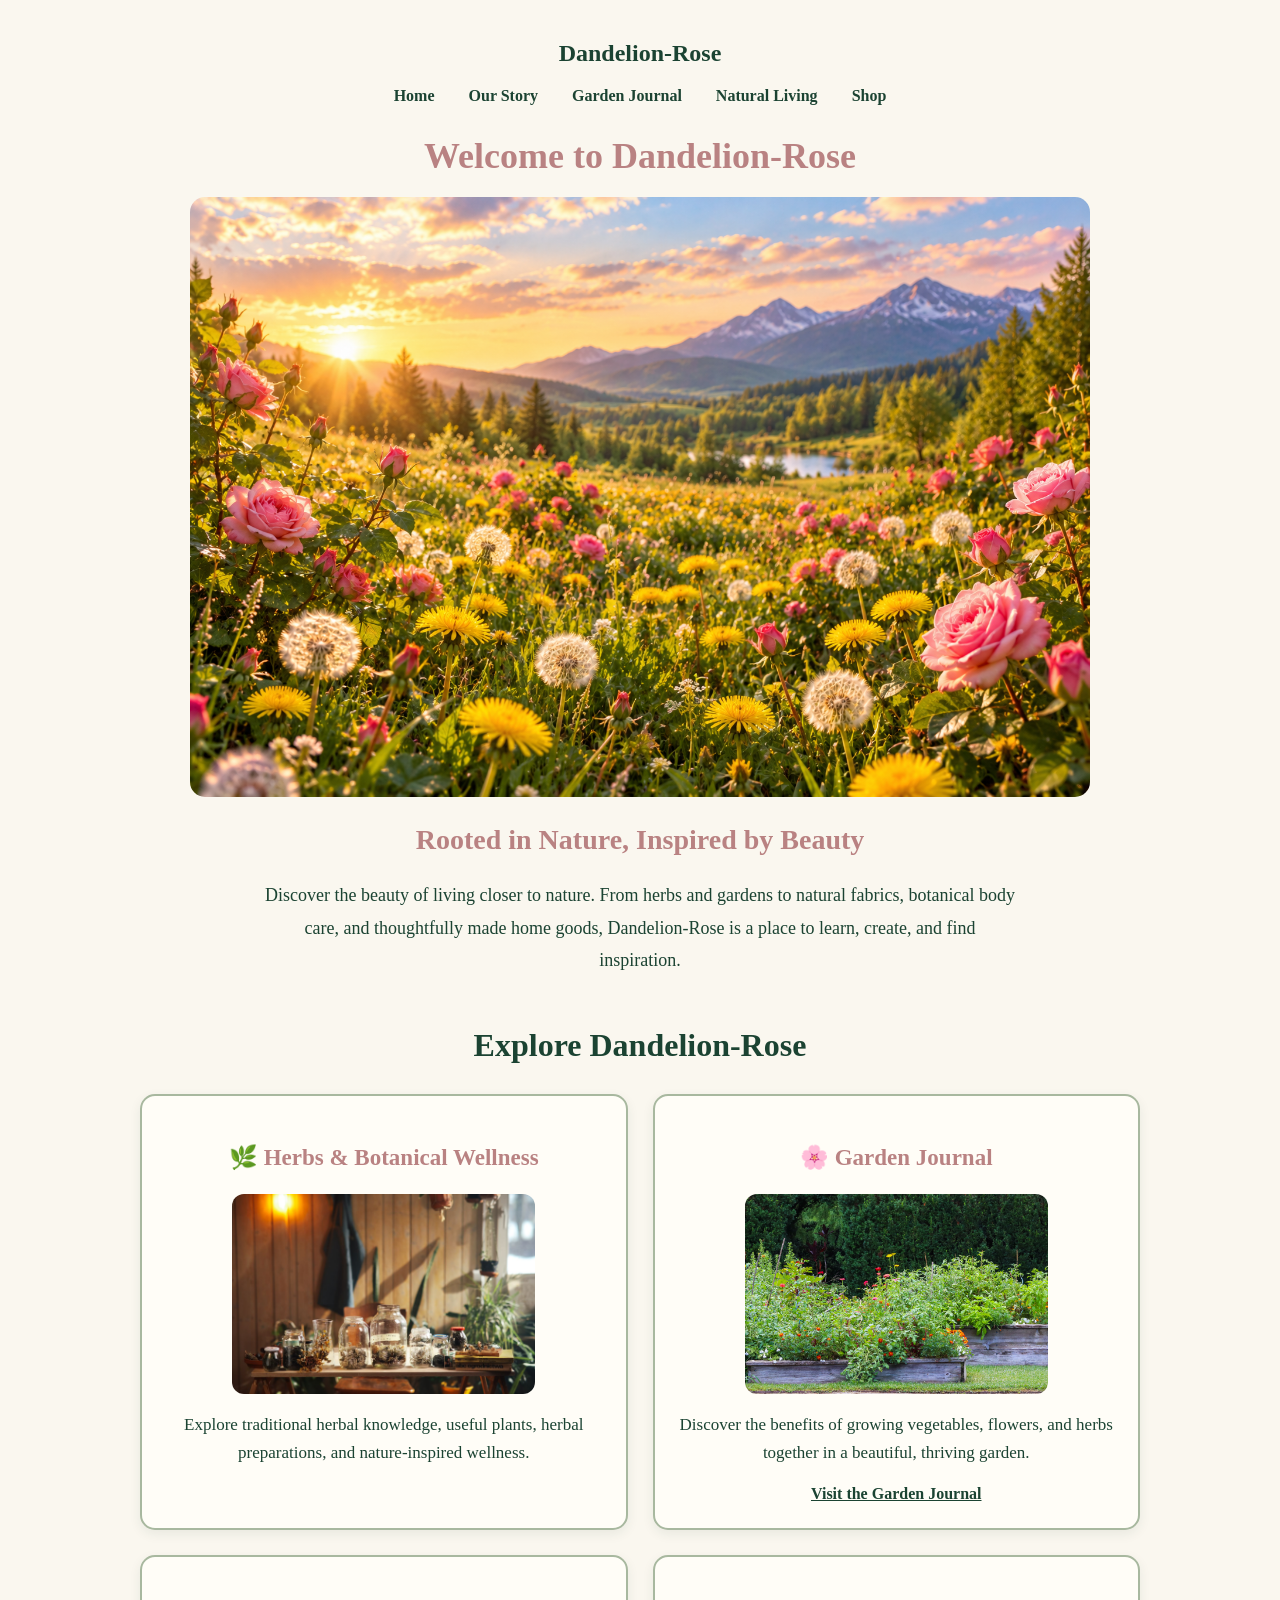
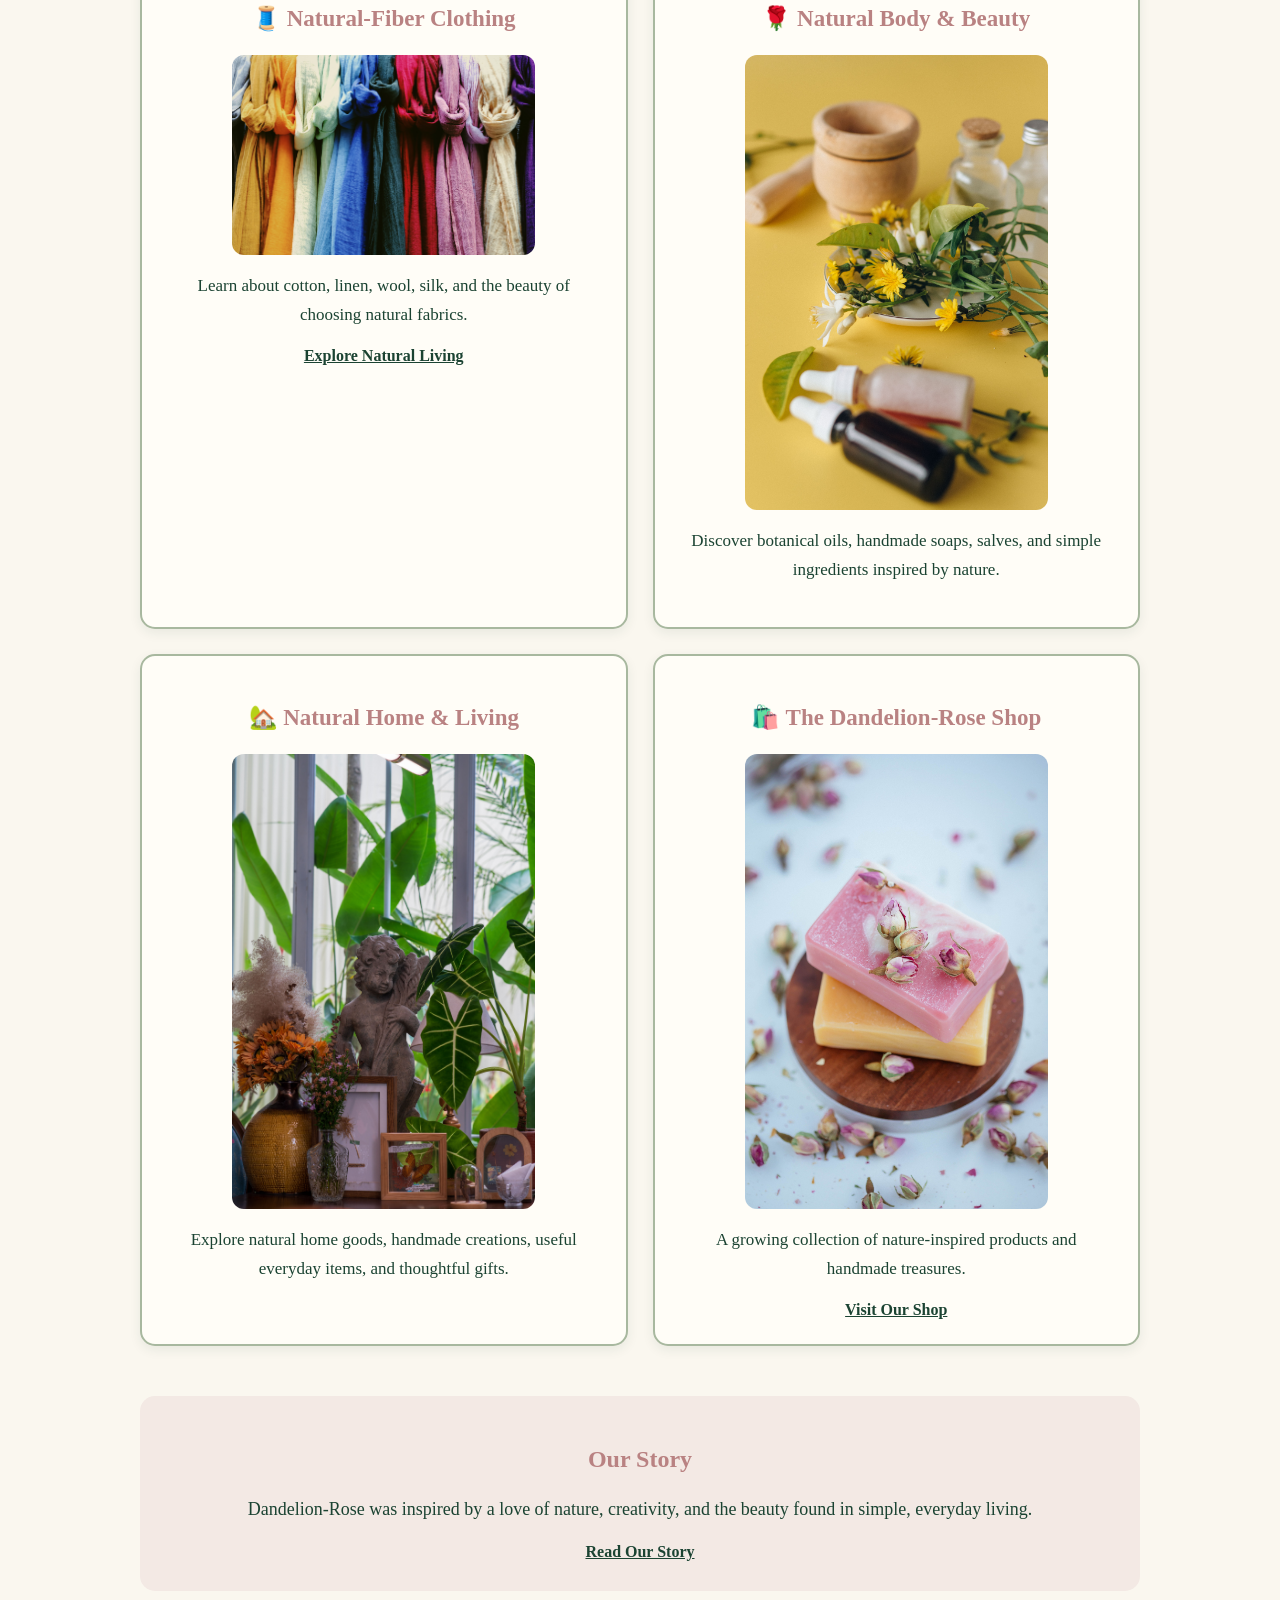
<file: index.html>
<!DOCTYPE html>
<html lang="en">

<head>
    <meta charset="UTF-8">
    <meta name="viewport" content="width=device-width, initial-scale=1.0">
    <title>Dandelion-Rose</title>
    <link rel="stylesheet" href="style.css">
</head>

<body>
    <header>
        <h2>Dandelion-Rose</h2>
        <nav>
            <a href="index.html">Home</a>
            <a href="our-story.html">Our Story</a>
            <a href="garden-journal.html">Garden Journal</a>
            <a href="natural-living.html">Natural Living</a>
            <a href="shop.html">Shop</a>
        </nav>
    </header>

    <main>
        <section class="welcome">
            <h1>Welcome to Dandelion-Rose</h1>

            <img src="meadow.png" alt="A beautiful meadow of dandelions and pink roses with mountains in the distance">

            <h2>Rooted in Nature, Inspired by Beauty</h2>

            <p>
                Discover the beauty of living closer to nature.
                From herbs and gardens to natural fabrics,
                botanical body care, and thoughtfully made
                home goods, Dandelion-Rose is a place to
                learn, create, and find inspiration.
            </p>
        </section>

        <section class="discover">
            <h2>Explore Dandelion-Rose</h2>

            <div class="feature-grid">

                <div class="feature-card">
                    <h3>🌿 Herbs & Botanical Wellness</h3>

                    <img src="herbs.jpg" alt="Beautiful dried herbs and flowers in glass jars">


                    <p>
                        Explore traditional herbal knowledge,
                        useful plants, herbal preparations,
                        and nature-inspired wellness.
                    </p>
                </div>

                <div class="feature-card">
                    <h3>🌸 Garden Journal</h3>

                    <img src="garden-box.jpg" alt="A beautiful garden with vegetables and flowers">

                    <p>
                        Discover the benefits of growing
                        vegetables, flowers, and herbs together
                        in a beautiful, thriving garden.
                    </p>
                    <a href="garden-journal.html">Visit the Garden Journal</a>

                </div>

                <div class="feature-card">
                    <h3>🧵 Natural-Fiber Clothing</h3>



                    <img src="linen-knots.jpg" alt="Beautiful natural linen fabric">

                    <p>
                        Learn about cotton, linen, wool,
                        silk, and the beauty of choosing
                        natural fabrics.
                    </p>
                    <a href="natural-living.html">Explore Natural Living</a>
                </div>

                <div class="feature-card">
                    <h3>🌹 Natural Body & Beauty</h3>


                    <img src="skin-care.jpg" alt="Natural botanical skincare products"
                        style="width: 70%; height: auto;">




                    <p>
                        Discover botanical oils, handmade
                        soaps, salves, and simple ingredients
                        inspired by nature.
                    </p>
                </div>

                <div class="feature-card">
                    <h3>🏡 Natural Home & Living</h3>


                    <img src="indoor-plants.jpg" alt="Beautiful indoor plants in a natural home"
                        style="width: 70%; height: auto;">

                    <p>
                        Explore natural home goods, handmade
                        creations, useful everyday items,
                        and thoughtful gifts.
                    </p>
                </div>

                <div class="feature-card">
                    <h3>🛍️ The Dandelion-Rose Shop</h3>


                    <img src="natural-choices.jpg" alt="Beautiful nature-inspired products and gifts"
                        style="width: 70%; height: auto;">

                    <p>
                        A growing collection of nature-inspired
                        products and handmade treasures.
                    </p>
                    <a href="shop.html">Visit Our Shop</a>
                </div>

            </div>
        </section>

        <section class="our-story-preview">
            <h2>Our Story</h2>
            <p>
                Dandelion-Rose was inspired by a love of
                nature, creativity, and the beauty found
                in simple, everyday living.
            </p>
            <a href="our-story.html">Read Our Story</a>
        </section>
    </main>

</body>

</html>
</file>
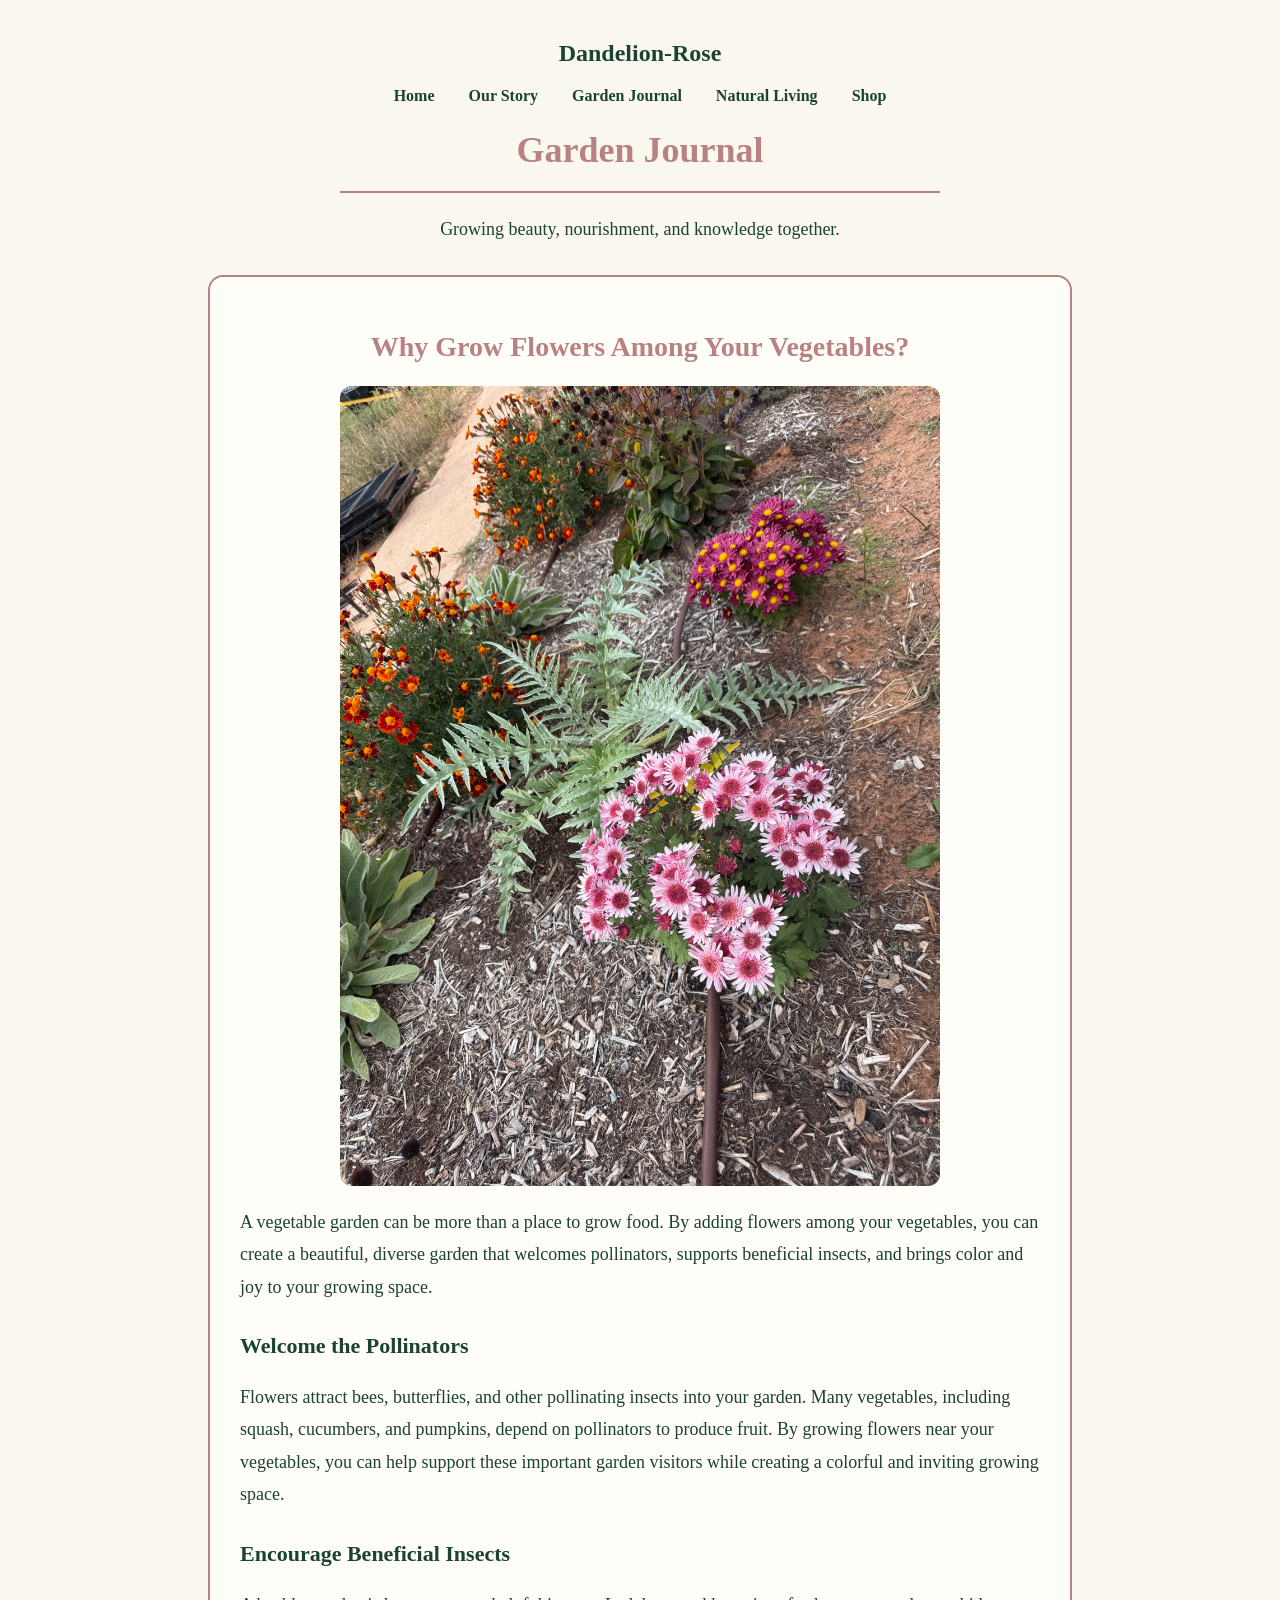
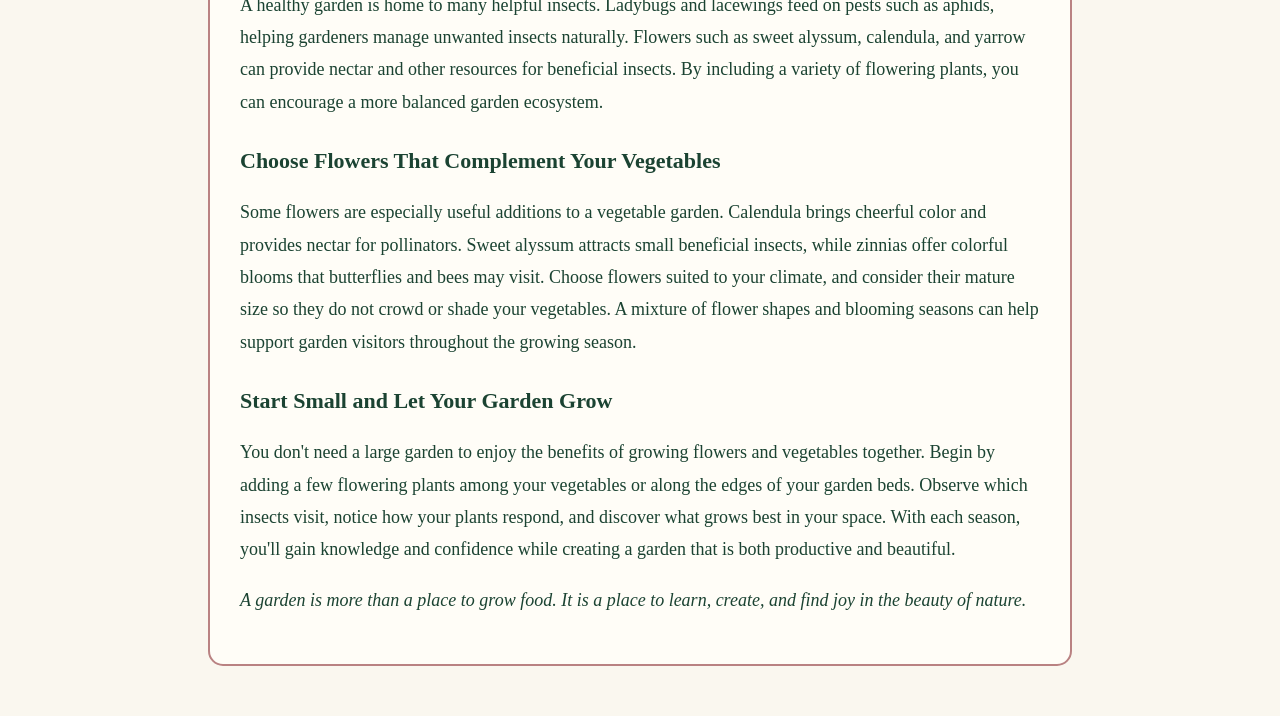
<file: garden-journal.html>
<!DOCTYPE html>
<html lang="en">

<head>
    <meta charset="UTF-8">
    <title>Garden Journal | Dandelion-Rose</title>
    <link rel="stylesheet" href="style.css">
</head>

<body>

    <header>
        <h2>Dandelion-Rose</h2>
        <nav>
            <a href="index.html">Home</a>
            <a href="our-story.html">Our Story</a>
            <a href="garden-journal.html">Garden Journal</a>
            <a href="natural-living.html">Natural Living</a>
            <a href="shop.html">Shop</a>
        </nav>
    </header>

    <h1>Garden Journal</h1>
    <hr>

    <p>Growing beauty, nourishment, and knowledge together.</p>
    <article>
        <h2>Why Grow Flowers Among Your Vegetables?</h2>
        <img src="IMG_3365.JPG" alt="Flowers and vegetables growing in my garden">

        <p>
            A vegetable garden can be more than a place to grow food.
            By adding flowers among your vegetables, you can create
            a beautiful, diverse garden that welcomes pollinators,
            supports beneficial insects, and brings color and joy
            to your growing space.
        </p>
        <h3>Welcome the Pollinators</h3>

        <p>
            Flowers attract bees, butterflies, and other pollinating
            insects into your garden. Many vegetables, including
            squash, cucumbers, and pumpkins, depend on pollinators
            to produce fruit.

            By growing flowers near your vegetables, you can help
            support these important garden visitors while creating
            a colorful and inviting growing space.
        </p>
        <h3>Encourage Beneficial Insects</h3>

        <p>
            A healthy garden is home to many helpful insects.
            Ladybugs and lacewings feed on pests such as aphids,
            helping gardeners manage unwanted insects naturally.

            Flowers such as sweet alyssum, calendula, and yarrow
            can provide nectar and other resources for beneficial
            insects. By including a variety of flowering plants,
            you can encourage a more balanced garden ecosystem.
        </p>
        <h3>Choose Flowers That Complement Your Vegetables</h3>

        <p>
            Some flowers are especially useful additions to a
            vegetable garden. Calendula brings cheerful color
            and provides nectar for pollinators. Sweet alyssum
            attracts small beneficial insects, while zinnias
            offer colorful blooms that butterflies and bees
            may visit.

            Choose flowers suited to your climate, and consider
            their mature size so they do not crowd or shade
            your vegetables. A mixture of flower shapes and
            blooming seasons can help support garden visitors
            throughout the growing season.
        </p>
        <h3>Start Small and Let Your Garden Grow</h3>

        <p>
            You don't need a large garden to enjoy the benefits
            of growing flowers and vegetables together. Begin
            by adding a few flowering plants among your vegetables
            or along the edges of your garden beds.

            Observe which insects visit, notice how your plants
            respond, and discover what grows best in your space.
            With each season, you'll gain knowledge and confidence
            while creating a garden that is both productive
            and beautiful.
        </p>

        <p>
            <em>
                A garden is more than a place to grow food.
                It is a place to learn, create, and find joy
                in the beauty of nature.
            </em>
        </p>
    </article>

</body>

</html>
</file>
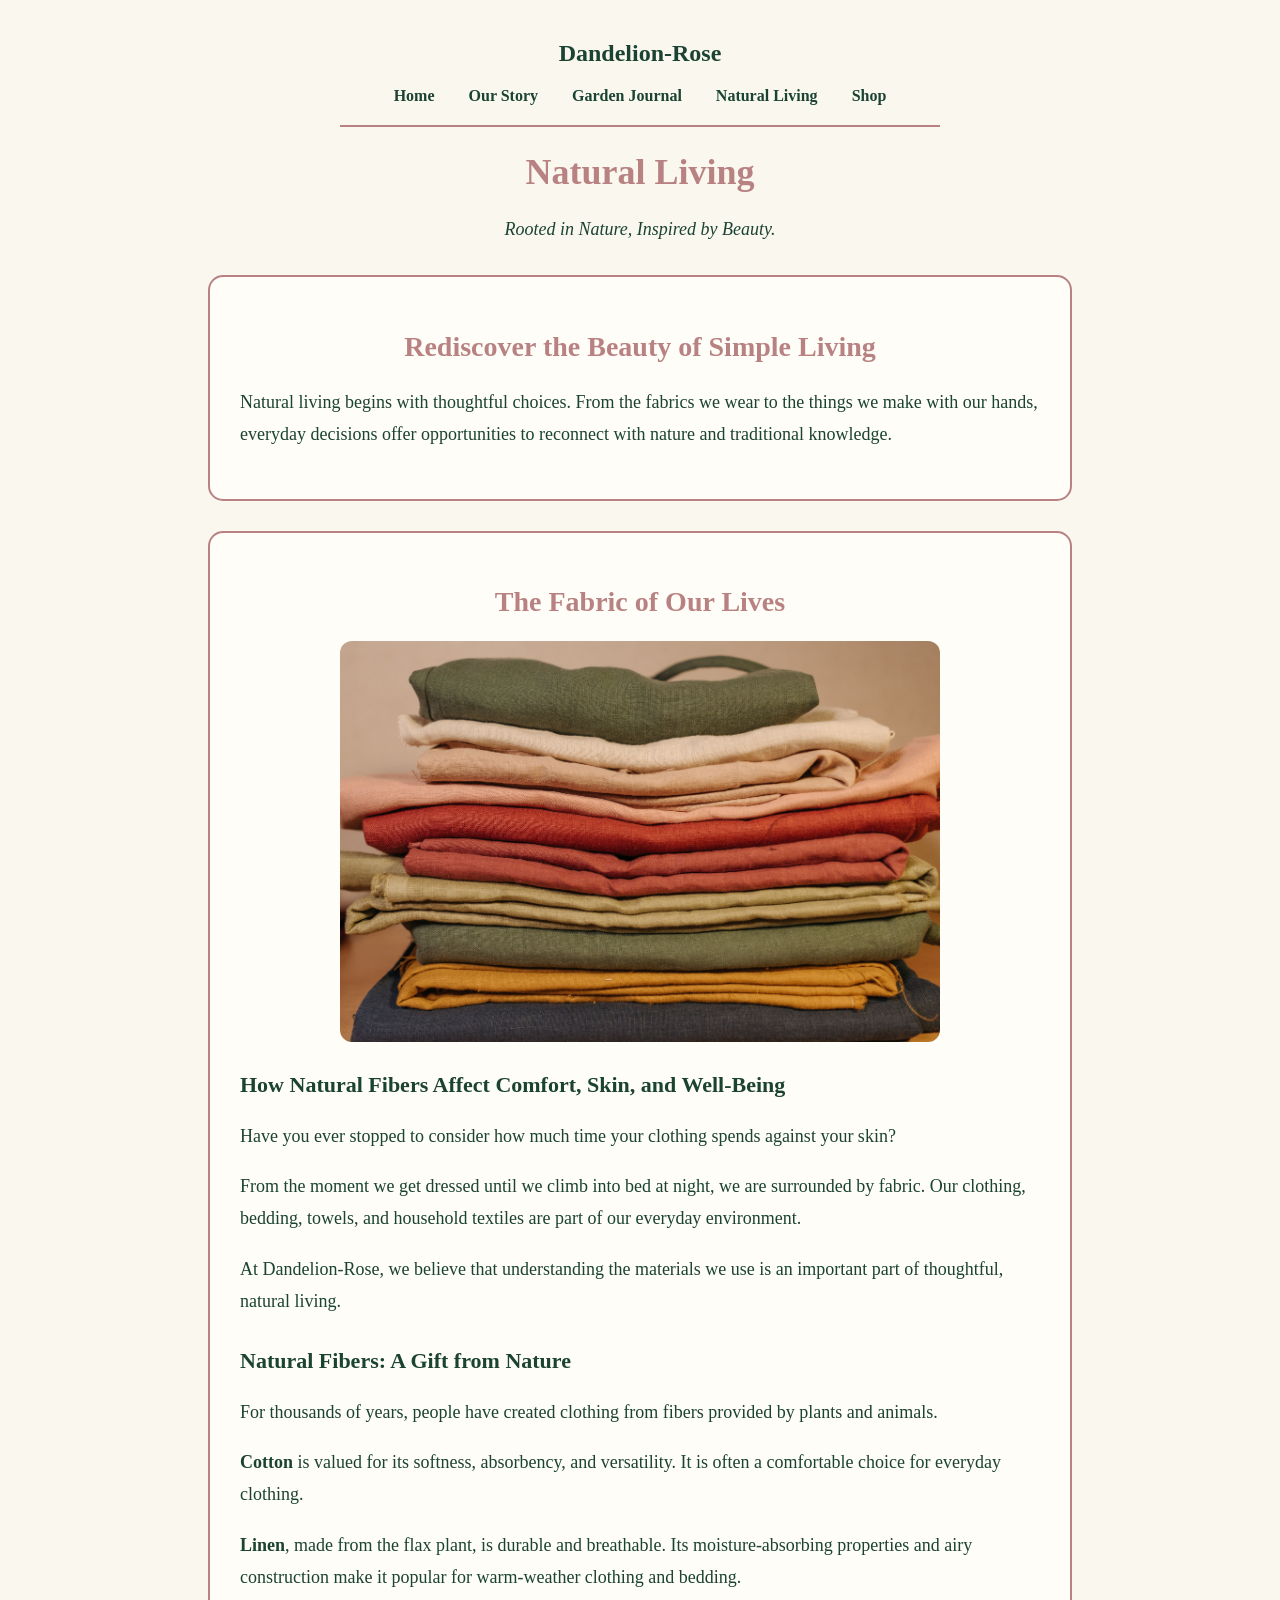
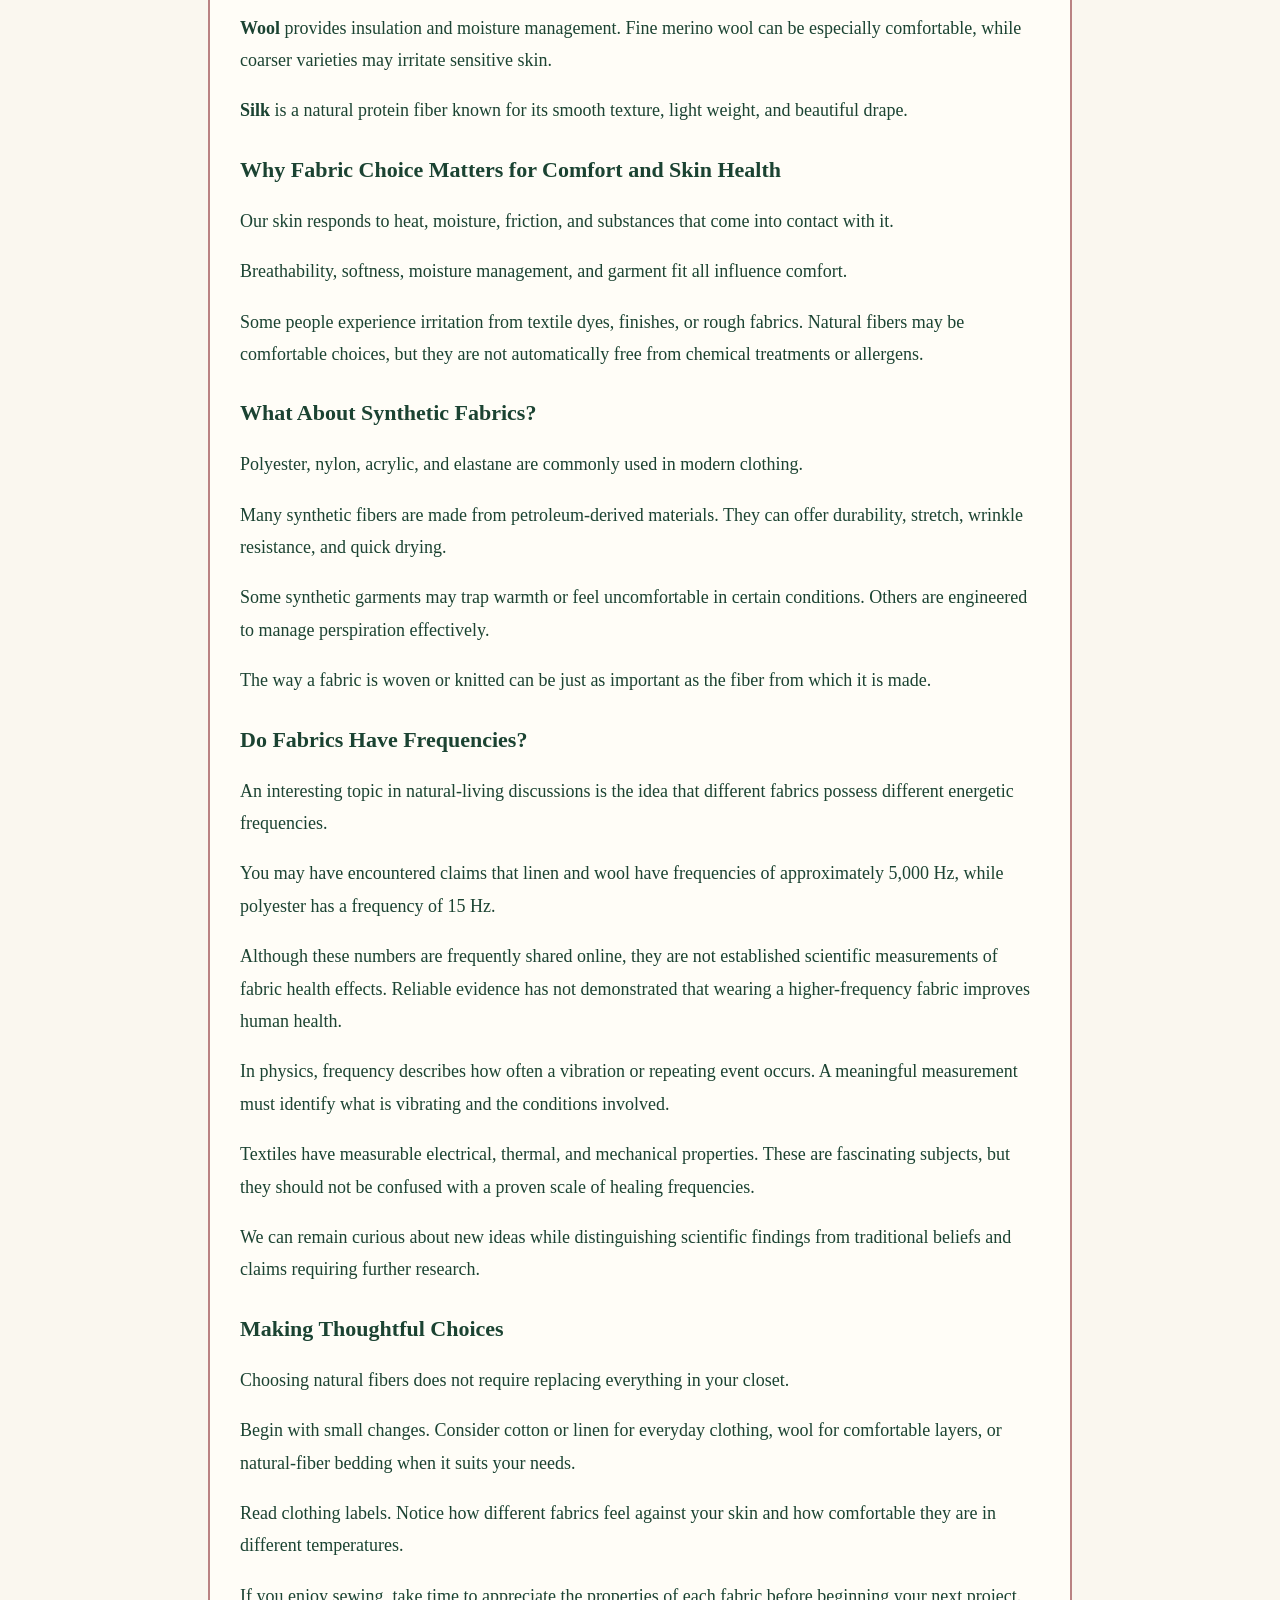
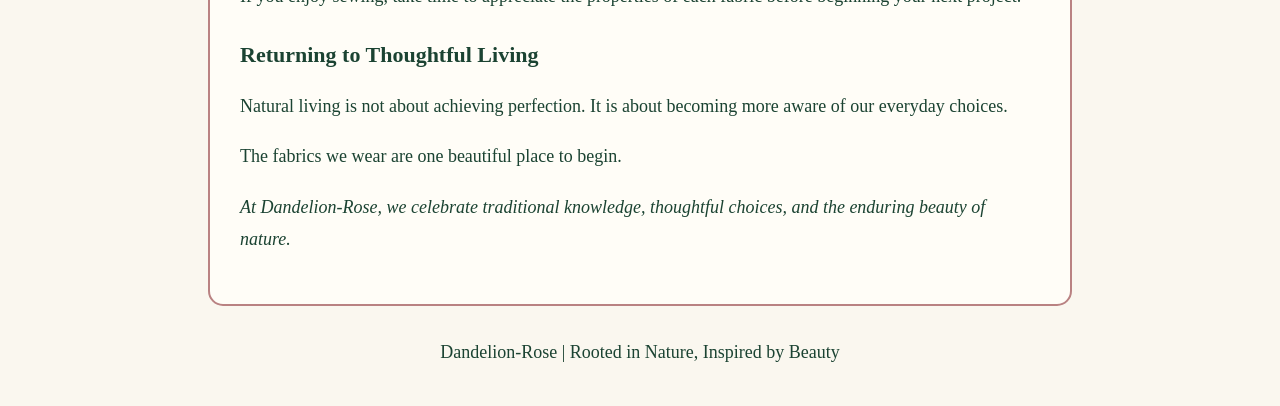
<file: natural-living.html>
<!DOCTYPE html>
<html lang="en">

<head>
    <meta charset="UTF-8">
    <meta name="viewport" content="width=device-width, initial-scale=1.0">
    <title>Natural Living | Dandelion-Rose</title>
    <link rel="stylesheet" href="style.css">
</head>

<body>

    <header>
        <h2>Dandelion-Rose</h2>

        <nav>
            <a href="index.html">Home</a>
            <a href="our-story.html">Our Story</a>
            <a href="garden-journal.html">Garden Journal</a>
            <a href="natural-living.html">Natural Living</a>
            <a href="shop.html">Shop</a>
        </nav>
    </header>

    <hr>

    <main>
        <h1>Natural Living</h1>
        <p><em>Rooted in Nature, Inspired by Beauty.</em></p>

        <article>
            <h2>Rediscover the Beauty of Simple Living</h2>

            <p>
                Natural living begins with thoughtful
                choices. From the fabrics we wear to the
                things we make with our hands, everyday
                decisions offer opportunities to reconnect
                with nature and traditional knowledge.
            </p>
        </article>

        <article>
            <h2>The Fabric of Our Lives</h2>


            <img src="natural-fabrics.jpg" alt="Beautiful natural fabrics">


            <h3>
                How Natural Fibers Affect Comfort,
                Skin, and Well-Being
            </h3>

            <p>
                Have you ever stopped to consider how
                much time your clothing spends against
                your skin?
            </p>

            <p>
                From the moment we get dressed until
                we climb into bed at night, we are
                surrounded by fabric. Our clothing,
                bedding, towels, and household textiles
                are part of our everyday environment.
            </p>

            <p>
                At Dandelion-Rose, we believe that
                understanding the materials we use is
                an important part of thoughtful,
                natural living.
            </p>

            <h3>Natural Fibers: A Gift from Nature</h3>

            <p>
                For thousands of years, people have
                created clothing from fibers provided
                by plants and animals.
            </p>

            <p>
                <strong>Cotton</strong> is valued for
                its softness, absorbency, and versatility.
                It is often a comfortable choice for
                everyday clothing.
            </p>

            <p>
                <strong>Linen</strong>, made from the
                flax plant, is durable and breathable.
                Its moisture-absorbing properties and
                airy construction make it popular for
                warm-weather clothing and bedding.
            </p>

            <p>
                <strong>Wool</strong> provides insulation
                and moisture management. Fine merino
                wool can be especially comfortable,
                while coarser varieties may irritate
                sensitive skin.
            </p>

            <p>
                <strong>Silk</strong> is a natural
                protein fiber known for its smooth
                texture, light weight, and beautiful
                drape.
            </p>

            <h3>
                Why Fabric Choice Matters for
                Comfort and Skin Health
            </h3>

            <p>
                Our skin responds to heat, moisture,
                friction, and substances that come
                into contact with it.
            </p>

            <p>
                Breathability, softness, moisture
                management, and garment fit all
                influence comfort.
            </p>

            <p>
                Some people experience irritation
                from textile dyes, finishes, or
                rough fabrics. Natural fibers may
                be comfortable choices, but they
                are not automatically free from
                chemical treatments or allergens.
            </p>

            <h3>What About Synthetic Fabrics?</h3>

            <p>
                Polyester, nylon, acrylic, and
                elastane are commonly used in
                modern clothing.
            </p>

            <p>
                Many synthetic fibers are made
                from petroleum-derived materials.
                They can offer durability, stretch,
                wrinkle resistance, and quick drying.
            </p>

            <p>
                Some synthetic garments may trap
                warmth or feel uncomfortable in
                certain conditions. Others are
                engineered to manage perspiration
                effectively.
            </p>

            <p>
                The way a fabric is woven or knitted
                can be just as important as the
                fiber from which it is made.
            </p>

            <h3>Do Fabrics Have Frequencies?</h3>

            <p>
                An interesting topic in natural-living
                discussions is the idea that different
                fabrics possess different energetic
                frequencies.
            </p>

            <p>
                You may have encountered claims that
                linen and wool have frequencies of
                approximately 5,000 Hz, while
                polyester has a frequency of 15 Hz.
            </p>

            <p>
                Although these numbers are frequently
                shared online, they are not established
                scientific measurements of fabric
                health effects. Reliable evidence
                has not demonstrated that wearing
                a higher-frequency fabric improves
                human health.
            </p>

            <p>
                In physics, frequency describes how
                often a vibration or repeating event
                occurs. A meaningful measurement
                must identify what is vibrating
                and the conditions involved.
            </p>

            <p>
                Textiles have measurable electrical,
                thermal, and mechanical properties.
                These are fascinating subjects,
                but they should not be confused
                with a proven scale of healing
                frequencies.
            </p>

            <p>
                We can remain curious about new
                ideas while distinguishing scientific
                findings from traditional beliefs
                and claims requiring further research.
            </p>

            <h3>Making Thoughtful Choices</h3>

            <p>
                Choosing natural fibers does not
                require replacing everything
                in your closet.
            </p>

            <p>
                Begin with small changes. Consider
                cotton or linen for everyday
                clothing, wool for comfortable
                layers, or natural-fiber bedding
                when it suits your needs.
            </p>

            <p>
                Read clothing labels. Notice how
                different fabrics feel against
                your skin and how comfortable
                they are in different temperatures.
            </p>

            <p>
                If you enjoy sewing, take time
                to appreciate the properties of
                each fabric before beginning
                your next project.
            </p>

            <h3>Returning to Thoughtful Living</h3>

            <p>
                Natural living is not about
                achieving perfection. It is
                about becoming more aware
                of our everyday choices.
            </p>

            <p>
                The fabrics we wear are one
                beautiful place to begin.
            </p>

            <p>
                <em>
                    At Dandelion-Rose, we celebrate
                    traditional knowledge, thoughtful
                    choices, and the enduring
                    beauty of nature.
                </em>
            </p>
        </article>
    </main>

    <footer>
        <p>
            Dandelion-Rose |
            Rooted in Nature, Inspired by Beauty
        </p>
    </footer>

</body>

</html>
</file>
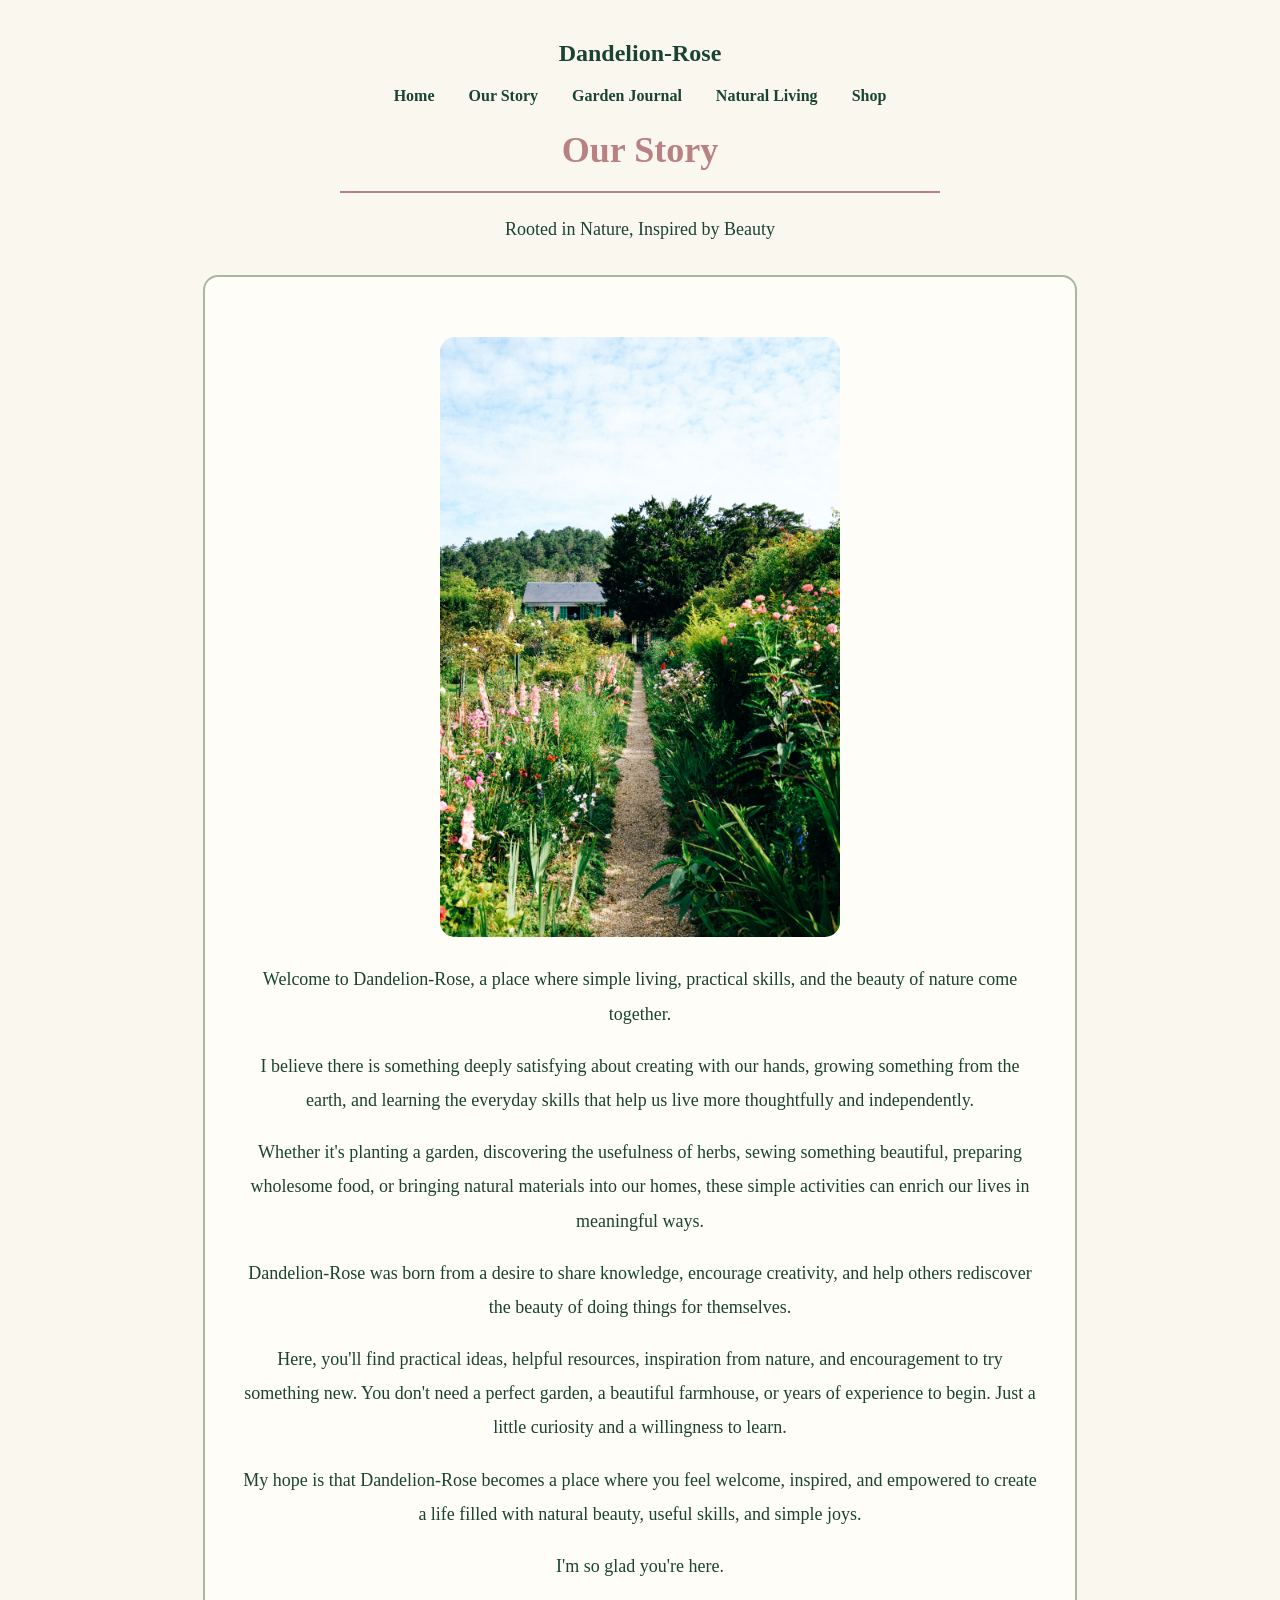
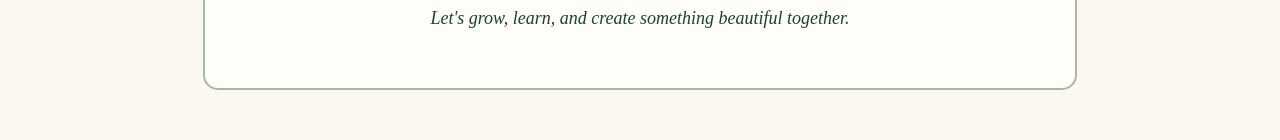
<file: our-story.html>
<!DOCTYPE html>
<html lang="en">

<head>
    <meta charset="UTF-8">
    <title>Our Story | Dandelion-Rose</title>
    <link rel="stylesheet" href="style.css">
</head>

<body>
    <header>
        <h2>Dandelion-Rose</h2>
        <nav>
            <a href="index.html">Home</a>
            <a href="our-story.html">Our Story</a>
            <a href="garden-journal.html">Garden Journal</a>
            <a href="natural-living.html">Natural Living</a>
            <a href="shop.html">Shop</a>
        </nav>
    </header>

    <h1>Our Story</h1>
    <hr>
    <p>Rooted in Nature, Inspired by Beauty</p>

    <div class="story-content">



        <img src="garden-path.jpg" alt="A beautiful garden pathway surrounded by nature"
            style="width: 50%; max-width: 450px; height: auto; border-radius: 15px; display: block; margin: 25px auto;">

        <p>
            Welcome to Dandelion-Rose, a place where simple living,
            practical skills, and the beauty of nature come together.
        </p>
        <p>
            I believe there is something deeply satisfying about
            creating with our hands, growing something from the earth,
            and learning the everyday skills that help us live more
            thoughtfully and independently.
        </p>
        <p>
            Whether it's planting a garden, discovering the usefulness
            of herbs, sewing something beautiful, preparing wholesome
            food, or bringing natural materials into our homes, these
            simple activities can enrich our lives in meaningful ways.
        </p>
        <p>
            Dandelion-Rose was born from a desire to share knowledge,
            encourage creativity, and help others rediscover the
            beauty of doing things for themselves.
        </p>
        <p>
            Here, you'll find practical ideas, helpful resources,
            inspiration from nature, and encouragement to try
            something new. You don't need a perfect garden, a
            beautiful farmhouse, or years of experience to begin.
            Just a little curiosity and a willingness to learn.
        </p>
        <p>
            My hope is that Dandelion-Rose becomes a place where you
            feel welcome, inspired, and empowered to create a life
            filled with natural beauty, useful skills, and simple joys.
        </p>

        <p>
            I'm so glad you're here.
        </p>

        <p>
            <em>Let's grow, learn, and create something beautiful together.</em>
        </p>

    </div>


</body>

</html>
</file>
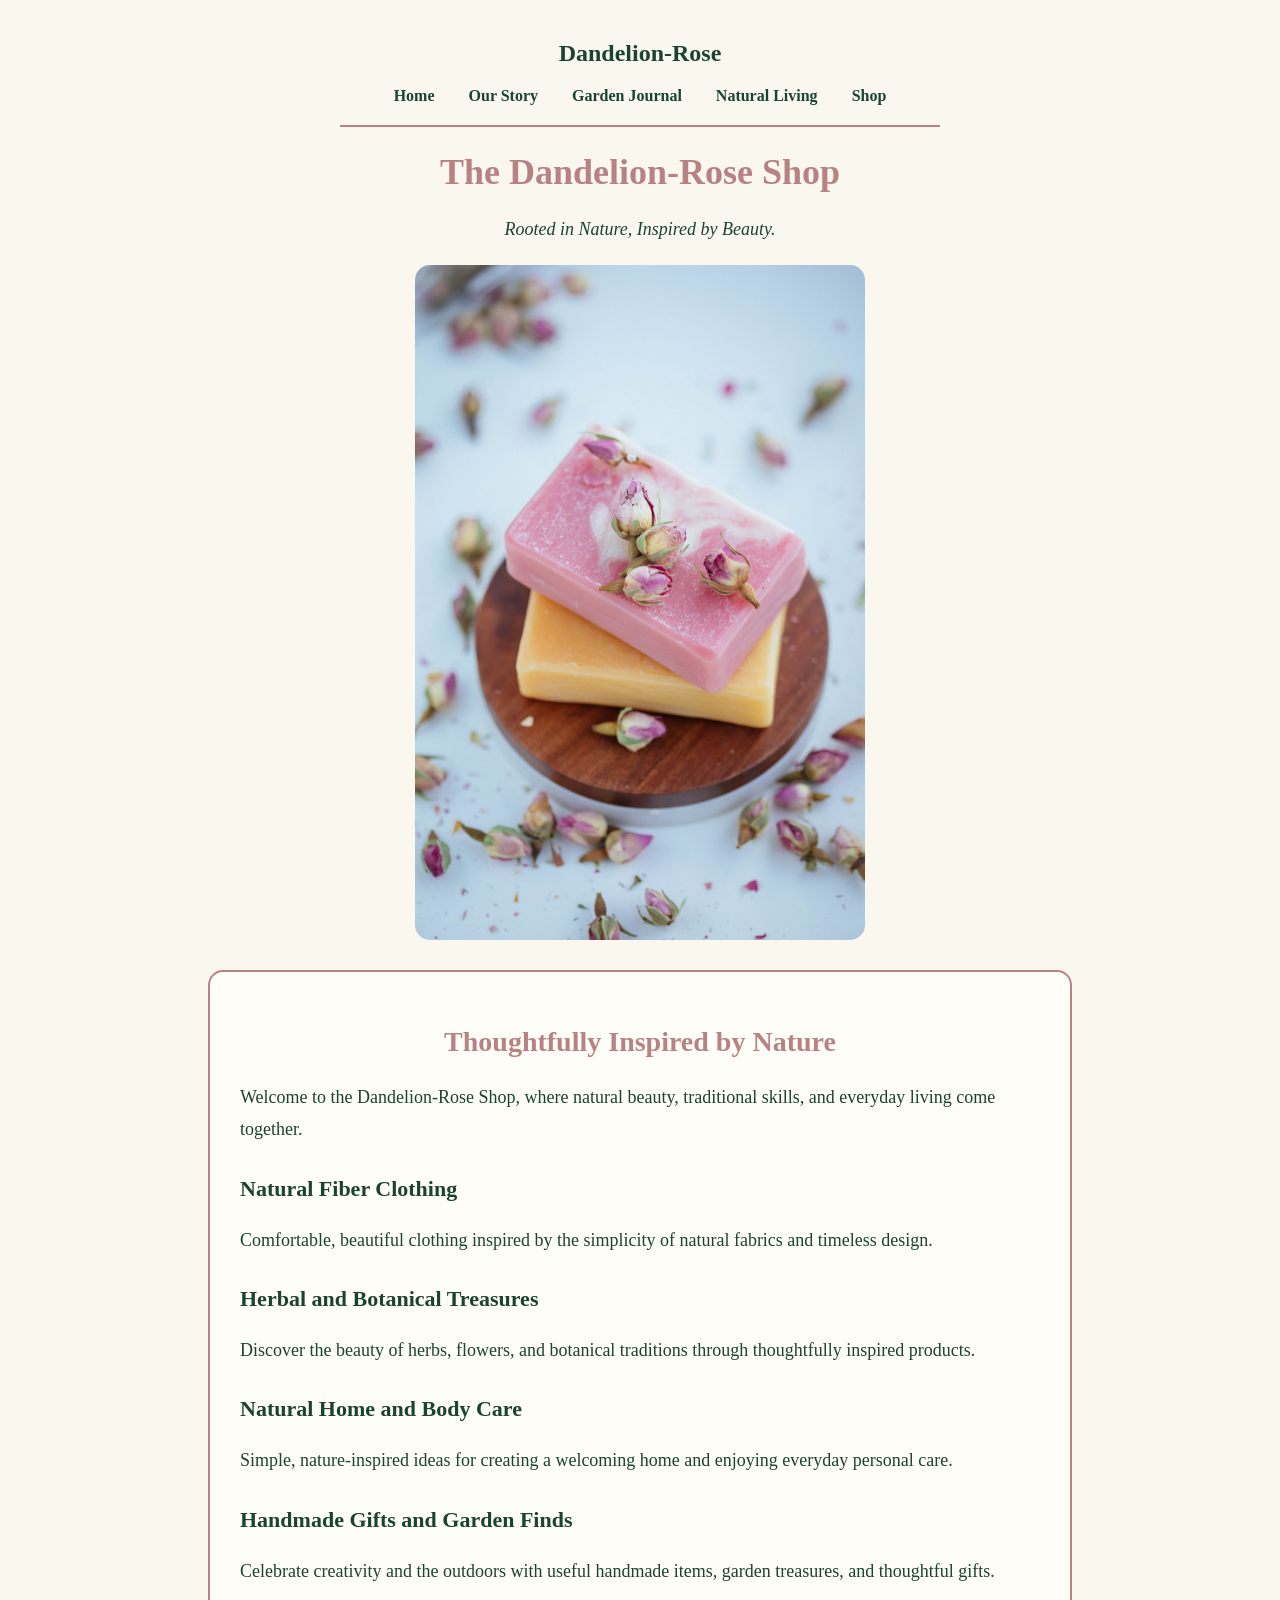
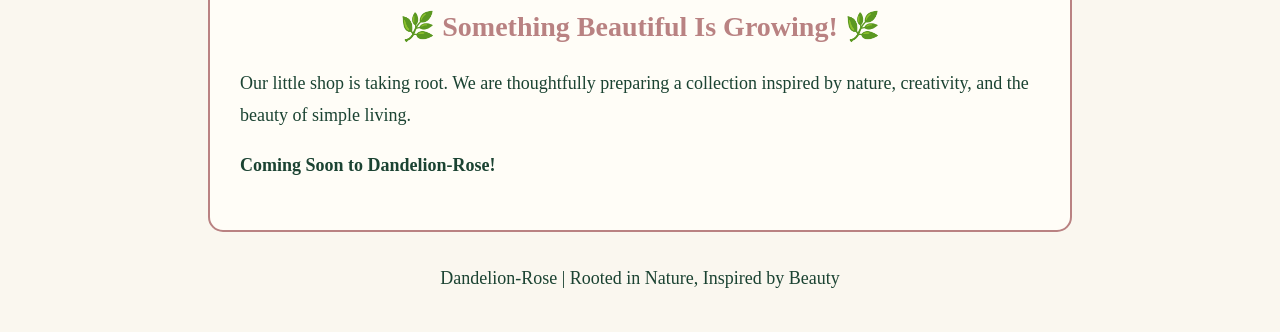
<file: shop.html>
<!DOCTYPE html>
<html lang="en">

<head>
    <meta charset="UTF-8">
    <meta name="viewport" content="width=device-width, initial-scale=1.0">
    <title>Shop | Dandelion-Rose</title>
    <link rel="stylesheet" href="style.css">
</head>

<body>

    <header>
        <h2>Dandelion-Rose</h2>

        <nav>
            <a href="index.html">Home</a>
            <a href="our-story.html">Our Story</a>
            <a href="garden-journal.html">Garden Journal</a>
            <a href="natural-living.html">Natural Living</a>
            <a href="shop.html">Shop</a>
        </nav>
    </header>

    <hr>

    <main>
        <h1>The Dandelion-Rose Shop</h1>

        <p><em>Rooted in Nature, Inspired by Beauty.</em></p>

        <img src="natural-choices.jpg" alt="A collection of beautiful nature-inspired goods"
            style="width: 50%; max-width: 450px; height: auto; border-radius: 15px; display: block; margin: 20px auto;">






        <article>
            <h2>Thoughtfully Inspired by Nature</h2>

            <p>
                Welcome to the Dandelion-Rose Shop,
                where natural beauty, traditional skills,
                and everyday living come together.
            </p>

            <h3>Natural Fiber Clothing</h3>
            <p>
                Comfortable, beautiful clothing inspired
                by the simplicity of natural fabrics
                and timeless design.
            </p>

            <h3>Herbal and Botanical Treasures</h3>
            <p>
                Discover the beauty of herbs, flowers,
                and botanical traditions through
                thoughtfully inspired products.
            </p>

            <h3>Natural Home and Body Care</h3>
            <p>
                Simple, nature-inspired ideas for
                creating a welcoming home and
                enjoying everyday personal care.
            </p>

            <h3>Handmade Gifts and Garden Finds</h3>
            <p>
                Celebrate creativity and the outdoors
                with useful handmade items, garden
                treasures, and thoughtful gifts.
            </p>



            <div class="coming-soon">
                <h2>🌿 Something Beautiful Is Growing! 🌿</h2>

                <p>
                    Our little shop is taking root.
                    We are thoughtfully preparing a collection
                    inspired by nature, creativity, and
                    the beauty of simple living.
                </p>

                <p><strong>Coming Soon to Dandelion-Rose!</strong></p>
            </div>

        </article>
    </main>

    <footer>
        <p>Dandelion-Rose | Rooted in Nature, Inspired by Beauty</p>
    </footer>

</body>

</html>
</file>
<file: style.css>
body {
    background-color: #FAF7EF;
    color: #1B4332;
    font-family: Georgia, serif;
    text-align: center;
}

h1 {
    color: #B98282;
    font-size: 42px;
}

p {
    font-size: 20px;
}

img {
    width: 90%;
    max-width: 1000px;
    height: auto;
    border-radius: 15px;
}

nav {
    margin: 20px 0;
}

nav a {
    color: #1B4332;
    text-decoration: none;
    margin: 0 15px;
    font-weight: bold;
}

nav a:hover {
    color: #B98282;
}

body {
    max-width: 1000px;
    margin: 0 auto;
    padding: 20px;
}

p {
    line-height: 1.8;
    font-size: 18px;
}

h1 {
    color: #B98282;
    font-size: 36px;
    margin-bottom: 20px;
}

hr {
    border: none;
    border-top: 2px solid #B98282;
    width: 60%;
    margin: 20px auto;
}

article {
    background-color: #FFFDF7;
    padding: 30px;
    margin: 30px auto;
    border-radius: 15px;
    max-width: 800px;
    text-align: left;
}

article h2 {
    color: #B98282;
    font-size: 28px;
    text-align: center;
}

article h3 {
    color: #1B4332;
    font-size: 22px;
    margin-top: 30px;
}

article {
    border: 2px solid #B98282;
}

article img {
    width: 100%;
    max-width: 600px;
    height: auto;
    display: block;
    margin: 20px auto;
    border-radius: 12px;
}


/* Dandelion-Rose Homepage */

.welcome {
    margin: 30px auto 50px;
}

.welcome h2 {
    color: #B98282;
    font-size: 28px;
}

.welcome p {
    max-width: 750px;
    margin: 20px auto;
}

.discover {
    margin: 50px auto;
}

.discover h2 {
    color: #1B4332;
    font-size: 32px;
    margin-bottom: 30px;
}

/* Botanical feature cards */

.feature-grid {
    display: grid;
    grid-template-columns: repeat(2, 1fr);
    gap: 25px;
}

.feature-card {
    background-color: #FFFDF7;
    border: 2px solid #A8B89F;
    border-radius: 15px;
    padding: 25px;
    box-shadow: 0 4px 12px rgba(27, 67, 50, 0.08);
}

.feature-card h3 {
    color: #B98282;
    font-size: 23px;
}

.feature-card p {
    color: #1B4332;
    font-size: 17px;
    line-height: 1.7;
}

.feature-card a,
.our-story-preview a {
    color: #1B4332;
    font-weight: bold;
}

.feature-card a:hover,
.our-story-preview a:hover {
    color: #B98282;
}

/* Our Story preview */

.our-story-preview {
    background-color: #F3E9E4;
    border-radius: 15px;
    padding: 30px;
    margin: 50px auto;
}

.our-story-preview h2 {
    color: #B98282;
}

/* Smaller screens */

@media (max-width: 650px) {
    .feature-grid {
        grid-template-columns: 1fr;
    }
}


/* Make homepage card photographs uniform */
.feature-card img {
    width: 70%;
    height: 200px;
    object-fit: cover;
    border-radius: 12px;
    display: block;
    margin: 15px auto;
}


/* Our Story Page */
.story-content {
    background-color: #FFFDF7;
    border: 2px solid #A8B89F;
    border-radius: 15px;
    padding: 35px;
    margin: 30px auto;
    max-width: 800px;
}

.story-content p {
    line-height: 1.9;
}
</file>
